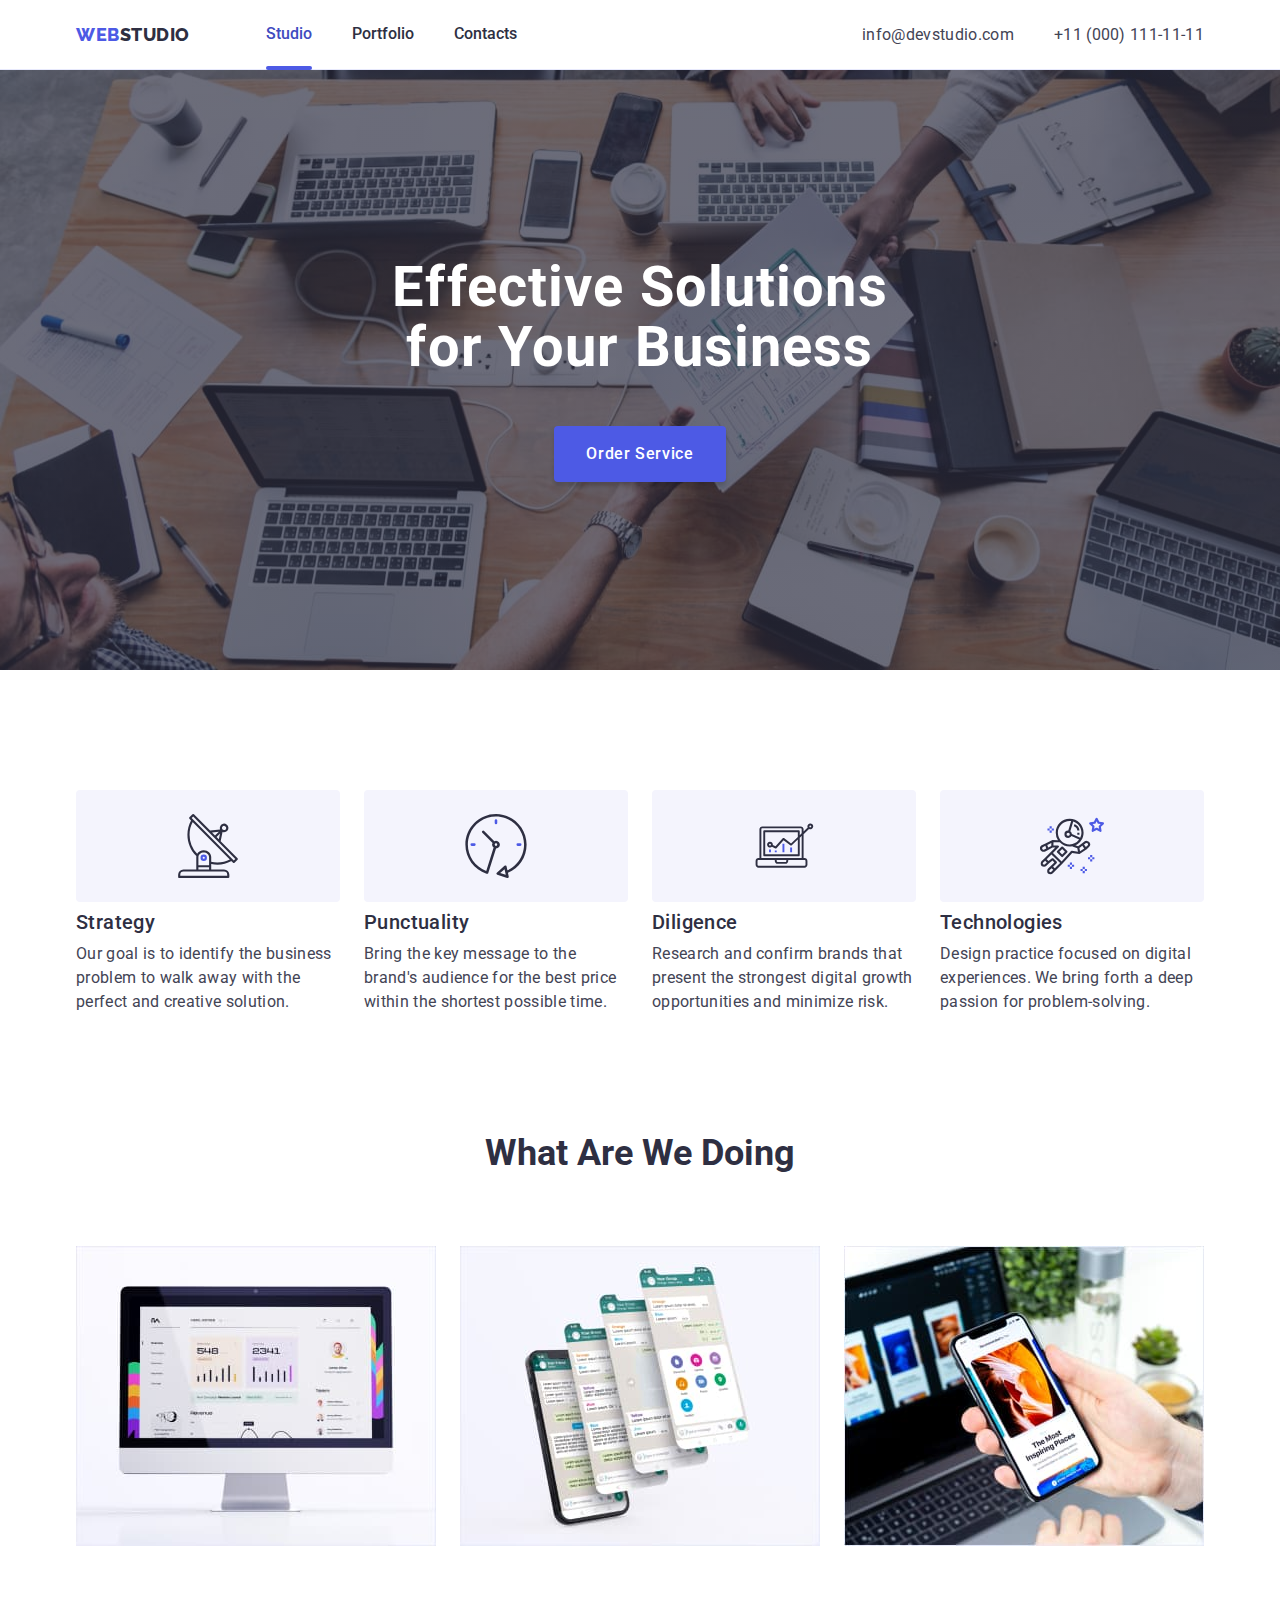
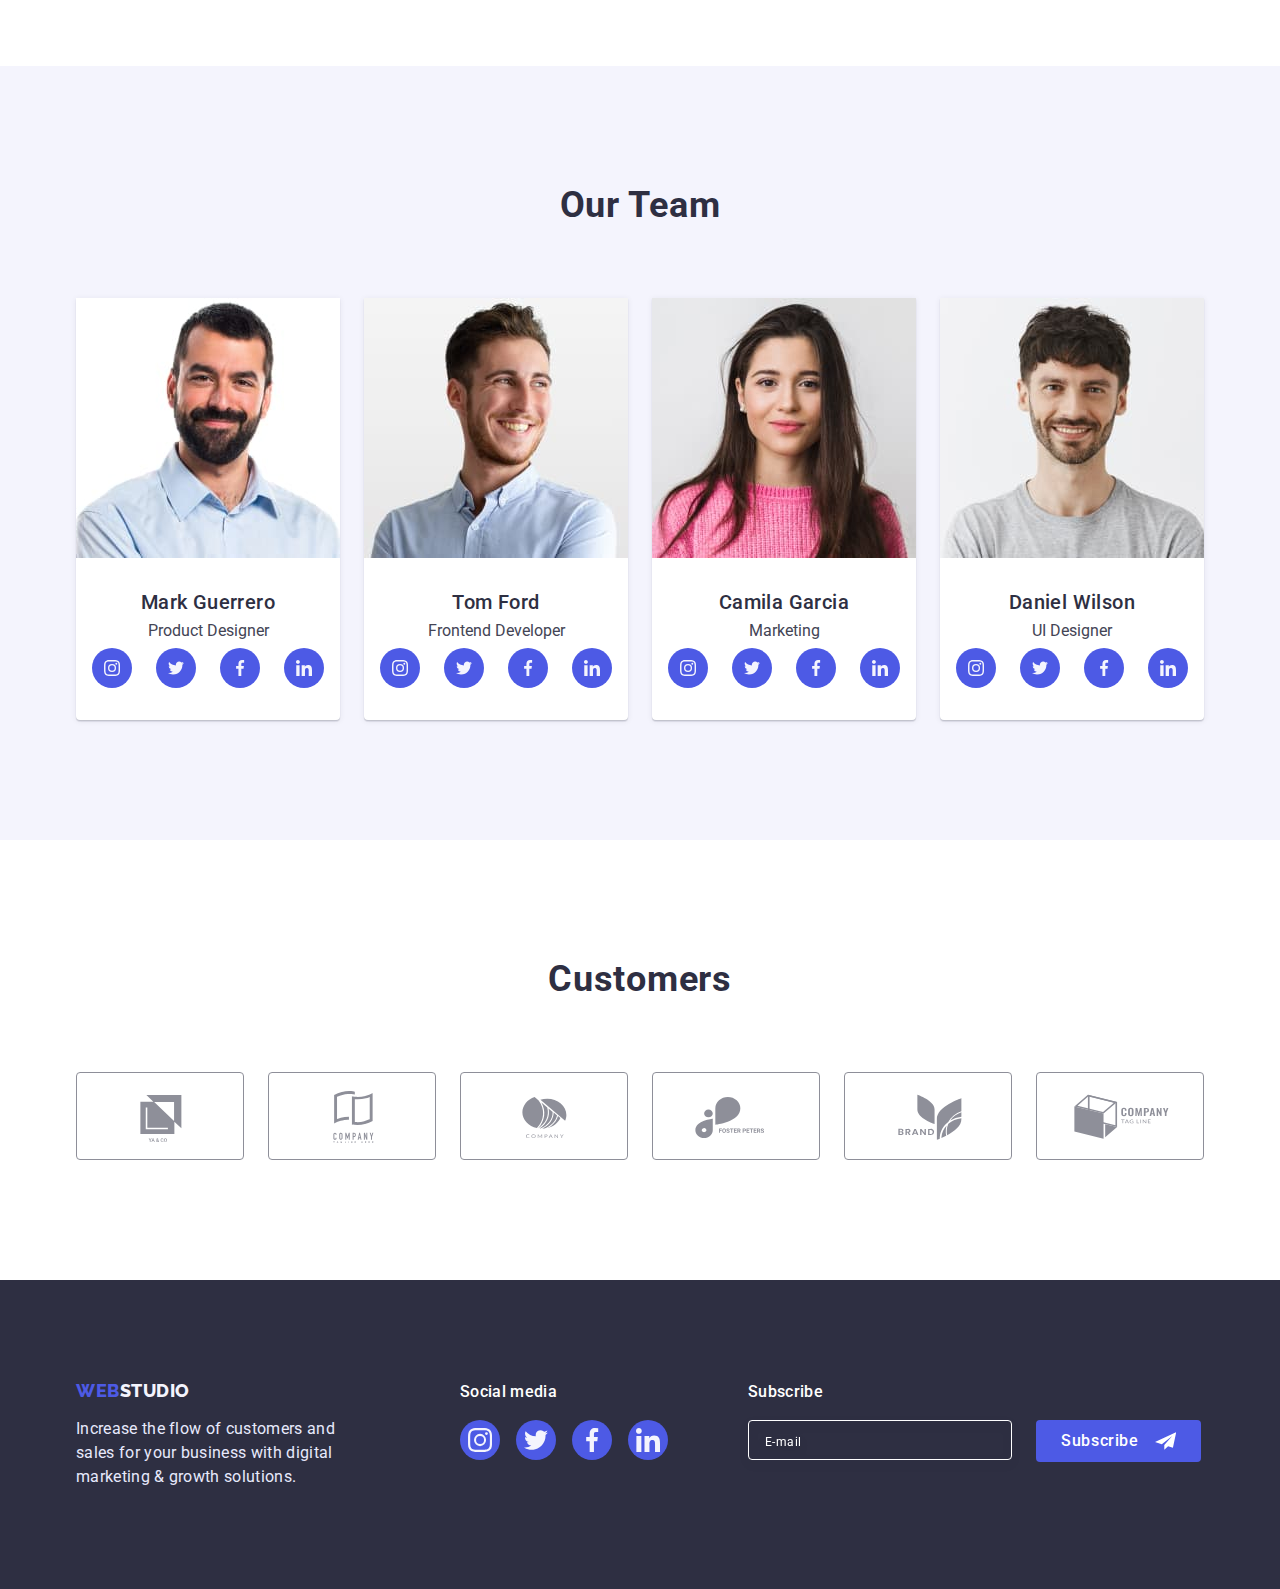
<file: index.html>
<!DOCTYPE html>
<html lang="en">
	<head>
		<meta charset="UTF-8" />
		<meta http-equiv="X-UA-Compatible" content="IE=edge" />
		<meta name="viewport" content="width=device-width, initial-scale=1.0" />
		<title>WebStudio</title>
		<link rel="preconnect" href="https://fonts.googleapis.com" />
		<link rel="preconnect" href="https://fonts.gstatic.com" crossorigin />
		<link
			href="https://fonts.googleapis.com/css2?family=Raleway:wght@800&family=Roboto:wght@400;500;700;900&display=swap"
			rel="stylesheet"
		/>
		<link
			rel="stylesheet"
			href="https://cdn.jsdelivr.net/npm/modern-normalize@1.1.0/modern-normalize.min.css"
		/>
		<link rel="stylesheet" href="./css/style.css" />
		<link rel="stylesheet" href="./css/mobile.css" />
		<link rel="stylesheet" href="./css/tablet.css" />
		<link rel="stylesheet" href="./css/desktop.css" />
	</head>

	<body>
		<!--------------------- HEADER ------------------------->
		<header class="header">
			<div class="container header-container">
				<nav class="header-navigation">
					<a class="header-logo link" href="./index.html"
						>Web <span class="studio" style="color: #2e2f42">Studio</span></a
					>
					<ul class="header-list list">
						<li class="header-item">
							<a class="current header-link link" href="./index.html">Studio</a>
						</li>
						<li class="header-item">
							<a class="header-link link" href="./portfolio.html">Portfolio</a>
						</li>
						<li class="header-item">
							<a class="header-link link" href="">Contacts</a>
						</li>
					</ul>
				</nav>
				<button type="button" class="mobile-menu-open" data-menu-open>
					<svg class="mobile-menu-open-icon" width="32" height="22">
						<use href="./images/icons.svg#icon-burger"></use>
					</svg>
				</button>
				<address class="header-contacts">
					<ul class="contacts-list list">
						<li class="contacts-item">
							<a class="contacts link" href="mailto:info@devstudio.com"
								>info@devstudio.com</a
							>
						</li>
						<li class="contacts-item">
							<a class="contacts link" href="tel:+110001111111"
								>+11 (000) 111-11-11</a
							>
						</li>
					</ul>
				</address>
			</div>
			<div class="mobile-menu" data-menu>
				<div class="container mobile-menu-container">
					<div class="mobile-wrapper">
						<div>
							<button
								type="button"
								class="mobile-menu-close-btn"
								data-menu-close
							>
								<svg class="mobile-menu-close-icon">
									<use href="./images/icons.svg#icon-close-btn"></use>
								</svg>
							</button>
							<ul class="nav-mobile-menu">
								<li class="mobile-items-pages list">
									<a class="current mobile-link link" href="./index.html"
										>Studio</a
									>
								</li>
								<li class="mobile-items-pages list">
									<a class="mobile-link link" href="./portfolio.html"
										>Portfolio</a
									>
								</li>
								<li class="mobile-items-pages list">
									<a class="mobile-link link" href="">Contacts</a>
								</li>
							</ul>
						</div>

						<div class="mobile-menu-contacts">
							<address class="mobile-menu-address">
								<ul class="mobile-address-item list">
									<li class="mobile-address-contacts">
										<a class="mobile-menu-phone link" href="tel:+110001111111"
											>+11 (000) 111-11-11</a
										>
									</li>
									<li class="mobile-address-contacts">
										<a
											class="mobile-menu-mail link"
											href="mailto:info@devstudio.com"
											>info@devstudio.com</a
										>
									</li>
								</ul>
							</address>
							<div class="mobile-social">
								<ul class="mobile-social-list list">
									<li class="mobile-social-list-item">
										<a href="" class="mobile-social-list-link">
											<svg
												class="footer-social-list-icon"
												width="24"
												height="24"
											>
												<use href="./images/icons.svg#icon-instagram"></use>
											</svg>
										</a>
									</li>
									<li class="mobile-social-list-item">
										<a href="" class="mobile-social-list-link">
											<svg
												class="footer-social-list-icon"
												width="24"
												height="24"
											>
												<use href="./images/icons.svg#icon-twitter"></use>
											</svg>
										</a>
									</li>
									<li class="mobile-social-list-item">
										<a href="" class="mobile-social-list-link">
											<svg
												class="footer-social-list-icon"
												width="24"
												height="24"
											>
												<use href="./images/icons.svg#icon-facebook"></use>
											</svg>
										</a>
									</li>
									<li class="mobile-social-list-item">
										<a href="" class="mobile-social-list-link">
											<svg
												class="footer-social-list-icon"
												width="24"
												height="24"
											>
												<use href="./images/icons.svg#icon-linkedin"></use>
											</svg>
										</a>
									</li>
								</ul>
							</div>
						</div>
					</div>
				</div>
			</div>
		</header>

		<main>
			<!------------------------ HERO --------------------------->
			<section class="hero">
				<div class="container">
					<h1 class="hero-title">Effective Solutions for Your Business</h1>
					<button type="button" class="hero-btn" data-modal-open>
						Order Service
					</button>
				</div>
			</section>
			<!---------------------- ABOUT ----------------------------->
			<section class="about">
				<div class="container">
					<h2 class="section-title visually-hidden">About WebStudio</h2>
					<ul class="about-list list">
						<li class="about-list-item">
							<div class="about-backgr">
								<svg class="about-list-icon" width="64" height="64">
									<use href="./images/icons.svg#icon-antenna"></use>
								</svg>
							</div>
							<h3 class="about-list-title">Strategy</h3>
							<p class="about-description">
								Our goal is to identify the business problem to walk away with
								the perfect and creative solution.
							</p>
						</li>
						<li class="about-list-item">
							<div class="about-backgr">
								<svg class="about-list-icon" width="64" height="64">
									<use href="./images/icons.svg#icon-clock"></use>
								</svg>
							</div>
							<h3 class="about-list-title">Punctuality</h3>
							<p class="about-description">
								Bring the key message to the brand's audience for the best price
								within the shortest possible time.
							</p>
						</li>
						<li class="about-list-item">
							<div class="about-backgr">
								<svg class="about-list-icon" width="64" height="64">
									<use href="./images/icons.svg#icon-diagram"></use>
								</svg>
							</div>
							<h3 class="about-list-title">Diligence</h3>
							<p class="about-description">
								Research and confirm brands that present the strongest digital
								growth opportunities and minimize risk.
							</p>
						</li>
						<li class="about-list-item">
							<div class="about-backgr">
								<svg class="about-list-icon" width="64" height="64">
									<use href="./images/icons.svg#icon-astronaut"></use>
								</svg>
							</div>
							<h3 class="about-list-title">Technologies</h3>
							<p class="about-description">
								Design practice focused on digital experiences. We bring forth a
								deep passion for problem-solving.
							</p>
						</li>
					</ul>
				</div>
			</section>
			<!--------------------- WHAT ARE WE DOING -------------------------->
			<section class="work">
				<div class="container">
					<h2 class="work-title">What are we doing</h2>
					<ul class="work-item list">
						<li class="work-list-item">
							<picture>
								<source
									srcset="./images/comp.jpg 1x, ./images/comp@2x.jpg 2x"
								/>
								<img
									class="work-img"
									src="./images/comp.jpg"
									alt="computer"
									width="360"
								/>
							</picture>
						</li>
						<li class="work-list-item">
							<picture>
								<source
									srcset="./images/phones.jpg 1x, ./images/phones@2x.jpg 2x"
								/>
								<img
									class="work-img"
									src="./images/phones.jpg"
									alt="phones"
									width="360"
								/>
							</picture>
						</li>
						<li class="work-list-item">
							<picture>
								<source
									srcset="
										./images/phone-comp.jpg    1x,
										./images/phone-comp@2x.jpg 2x
									"
								/>
								<img
									class="work-img"
									src="./images/phone-comp.jpg"
									alt="phone and computer"
									width="360"
								/>
							</picture>
						</li>
					</ul>
				</div>
			</section>
			<!---------------------------- OUR TEAM --------------------------->
			<section class="team">
				<div class="container">
					<h2 class="team-title">Our Team</h2>
					<ul class="team-list">
						<li class="team-list-item">
							<picture>
								<source
									srcset="./images/mark.jpg 1x, ./images/mark@2x.jpg 2x"
									media="(min-width: 1158px)"
								/>
								<source
									srcset="./images/mark.jpg 1x, ./images/mark@2x.jpg 2x"
									media="(min-width: 768px)"
								/>
								<source
									srcset="./images/mark.jpg 1x, ./images/mark@2x.jpg 2x"
									media="(min-width: 320px)"
								/>
								<img
									class="team-img"
									src="./images/mark.jpg"
									alt="Photo Product Designer"
									width="264"
								/>
							</picture>

							<div class="team-text">
								<h3 class="team-list-title">Mark Guerrero</h3>
								<p class="team-position">Product Designer</p>
								<ul class="social-list list">
									<li class="social-list-item">
										<a href="" class="social-list-link">
											<svg class="social-list-icon">
												<use href="./images/icons.svg#icon-instagram"></use>
											</svg>
										</a>
									</li>
									<li class="social-list-item">
										<a href="" class="social-list-link">
											<svg class="social-list-icon">
												<use href="./images/icons.svg#icon-twitter"></use>
											</svg>
										</a>
									</li>
									<li class="social-list-item">
										<a href="" class="social-list-link">
											<svg class="social-list-icon">
												<use href="./images/icons.svg#icon-facebook"></use>
											</svg>
										</a>
									</li>
									<li class="social-list-item">
										<a href="" class="social-list-link">
											<svg class="social-list-icon">
												<use href="./images/icons.svg#icon-linkedin"></use>
											</svg>
										</a>
									</li>
								</ul>
							</div>
						</li>
						<li class="team-list-item">
							<picture>
								<source
									srcset="./images/tom.jpg 1x, ./images/tom@2x.jpg 2x"
									media="(min-width: 1158px)"
								/>
								<source
									srcset="./images/tom.jpg 1x, ./images/tom@2x.jpg 2x"
									media="(min-width: 768px)"
								/>
								<source
									srcset="./images/tom.jpg 1x, ./images/tom@2x.jpg 2x"
									media="(min-width: 320px)"
								/>
								<img
									class="team-img"
									src="./images/tom.jpg"
									alt="Photo Frontend Developer"
									width="264"
								/>
							</picture>

							<div class="team-text">
								<h3 class="team-list-title">Tom Ford</h3>
								<p class="team-position">Frontend Developer</p>
								<ul class="social-list list">
									<li class="social-list-item">
										<a href="" class="social-list-link">
											<svg class="social-list-icon">
												<use href="./images/icons.svg#icon-instagram"></use>
											</svg>
										</a>
									</li>
									<li class="social-list-item">
										<a href="" class="social-list-link">
											<svg class="social-list-icon">
												<use href="./images/icons.svg#icon-twitter"></use>
											</svg>
										</a>
									</li>
									<li class="social-list-item">
										<a href="" class="social-list-link">
											<svg class="social-list-icon">
												<use href="./images/icons.svg#icon-facebook"></use>
											</svg>
										</a>
									</li>
									<li class="social-list-item">
										<a href="" class="social-list-link">
											<svg class="social-list-icon">
												<use href="./images/icons.svg#icon-linkedin"></use>
											</svg>
										</a>
									</li>
								</ul>
							</div>
						</li>
						<li class="team-list-item">
							<picture>
								<source
									srcset="./images/camila.jpg 1x, ./images/camila@2x.jpg 2x"
									media="(min-width: 1158px)"
								/>
								<source
									srcset="./images/camila.jpg 1x, ./images/camila@2x.jpg 2x"
									media="(min-width: 768px)"
								/>
								<source
									srcset="./images/camila.jpg 1x, ./images/camila@2x.jpg 2x"
									media="(min-width: 320px)"
								/>
								<img
									class="team-img"
									src="./images/camila.jpg"
									alt="Photo Marketing"
									width="264"
								/>
							</picture>

							<div class="team-text">
								<h3 class="team-list-title">Camila Garcia</h3>
								<p class="team-position">Marketing</p>
								<ul class="social-list list">
									<li class="social-list-item">
										<a href="" class="social-list-link">
											<svg class="social-list-icon">
												<use href="./images/icons.svg#icon-instagram"></use>
											</svg>
										</a>
									</li>
									<li class="social-list-item">
										<a href="" class="social-list-link">
											<svg class="social-list-icon">
												<use href="./images/icons.svg#icon-twitter"></use>
											</svg>
										</a>
									</li>
									<li class="social-list-item">
										<a href="" class="social-list-link">
											<svg class="social-list-icon">
												<use href="./images/icons.svg#icon-facebook"></use>
											</svg>
										</a>
									</li>
									<li class="social-list-item">
										<a href="" class="social-list-link">
											<svg class="social-list-icon">
												<use href="./images/icons.svg#icon-linkedin"></use>
											</svg>
										</a>
									</li>
								</ul>
							</div>
						</li>
						<li class="team-list-item">
							<picture>
								<source
									srcset="./images/daniel.jpg 1x, ./images/daniel@2x.jpg 2x"
									media="(min-width: 1158px)"
								/>
								<source
									srcset="./images/daniel.jpg 1x, ./images/daniel@2x.jpg 2x"
									media="(min-width: 768px)"
								/>
								<source
									srcset="./images/daniel.jpg 1x, ./images/daniel@2x.jpg 2x"
									media="(min-width: 320px)"
								/>
								<img
									class="team-img"
									src="./images/daniel.jpg"
									alt="Photo UI Designer"
									width="264"
								/>
							</picture>

							<div class="team-text">
								<h3 class="team-list-title">Daniel Wilson</h3>
								<p class="team-position">UI Designer</p>
								<ul class="social-list list">
									<li class="social-list-item">
										<a href="" class="social-list-link">
											<svg class="social-list-icon">
												<use href="./images/icons.svg#icon-instagram"></use>
											</svg>
										</a>
									</li>
									<li class="social-list-item">
										<a href="" class="social-list-link">
											<svg class="social-list-icon">
												<use href="./images/icons.svg#icon-twitter"></use>
											</svg>
										</a>
									</li>
									<li class="social-list-item">
										<a href="" class="social-list-link">
											<svg class="social-list-icon">
												<use href="./images/icons.svg#icon-facebook"></use>
											</svg>
										</a>
									</li>
									<li class="social-list-item">
										<a href="" class="social-list-link">
											<svg class="social-list-icon">
												<use href="./images/icons.svg#icon-linkedin"></use>
											</svg>
										</a>
									</li>
								</ul>
							</div>
						</li>
					</ul>
				</div>
			</section>
			<!-------------------- CUSTOMERS ------------------------->
			<section class="customers">
				<div class="container">
					<h2 class="customers-title">Customers</h2>
					<ul class="customers-list list">
						<li class="customers-item">
							<a href="" class="customers-link">
								<svg class="customers-icon" width="104" height="56">
									<use href="./images/icons.svg#icon-logo-client-one"></use>
								</svg>
							</a>
						</li>
						<li class="customers-item">
							<a href="" class="customers-link">
								<svg class="customers-icon" width="104" height="56">
									<use href="./images/icons.svg#icon-logo-client-two"></use>
								</svg>
							</a>
						</li>
						<li class="customers-item">
							<a href="" class="customers-link">
								<svg class="customers-icon" width="104" height="56">
									<use href="./images/icons.svg#icon-logo-client-three"></use>
								</svg>
							</a>
						</li>
						<li class="customers-item">
							<a href="" class="customers-link">
								<svg class="customers-icon" width="104" height="56">
									<use href="./images/icons.svg#icon-logo-client-four"></use>
								</svg>
							</a>
						</li>
						<li class="customers-item">
							<a href="" class="customers-link">
								<svg class="customers-icon" width="104" height="56">
									<use href="./images/icons.svg#icon-logo-client-five"></use>
								</svg>
							</a>
						</li>
						<li class="customers-item">
							<a href="" class="customers-link">
								<svg class="customers-icon" width="104" height="56">
									<use href="./images/icons.svg#icon-logo-client-six"></use>
								</svg>
							</a>
						</li>
					</ul>
				</div>
			</section>
		</main>

		<!-------------------- FOOTER ------------------------->

		<footer class="footer">
			<div class="section-footer container">
				<div class="footer-logo-description">
					<a class="footer-logo link" href="./index.html"
						>Web<span class="studio" style="color: #f4f4fd">Studio</span></a
					>
					<p class="footer-description">
						Increase the flow of customers and sales for your business with
						digital marketing & growth solutions.
					</p>
				</div>

				<div class="footer-social">
					<p class="footer-media-title">Social media</p>
					<ul class="footer-social-list list">
						<li class="footer-sicial-list-item">
							<a href="" class="footer-social-list-link">
								<svg class="footer-social-list-icon" width="24" height="24">
									<use href="./images/icons.svg#icon-instagram"></use>
								</svg>
							</a>
						</li>
						<li class="footer-sicial-list-item">
							<a href="" class="footer-social-list-link">
								<svg class="footer-social-list-icon" width="24" height="24">
									<use href="./images/icons.svg#icon-twitter"></use>
								</svg>
							</a>
						</li>
						<li class="footer-sicial-list-item">
							<a href="" class="footer-social-list-link">
								<svg class="footer-social-list-icon" width="24" height="24">
									<use href="./images/icons.svg#icon-facebook"></use>
								</svg>
							</a>
						</li>
						<li class="footer-sicial-list-item">
							<a href="" class="footer-social-list-link">
								<svg class="footer-social-list-icon" width="24" height="24">
									<use href="./images/icons.svg#icon-linkedin"></use>
								</svg>
							</a>
						</li>
					</ul>
				</div>

				<div class="subscribe">
					<p class="footer-form-description">Subscribe</p>
					<form class="footer-modal-form">
						<input
							type="email"
							name="user_email"
							class="footer-form-email"
							placeholder="E-mail"
							required
						/>
						<button type="submit" class="subscribe-btn">
							Subscribe<svg
								class="footer-modal-btn-icon"
								width="24"
								height="24"
							>
								<use href="./images/icons.svg#icon-send"></use>
							</svg>
						</button>
					</form>
				</div>
			</div>
		</footer>

		<!-------------------- MODAL ------------------------->

		<div class="backdrop is-hidden" data-modal>
			<div class="modal">
				<button type="button" data-modal-close class="modal-close-btn">
					<svg class="close-btn-icon" width="8" height="8">
						<use href="./images/icons.svg#icon-close-btn"></use>
					</svg>
				</button>

				<p class="modal-title">Leave your contacts and we will call you back</p>
				<form class="modal-form">
					<div class="modal-field">
						<label class="input-text" for="user-name">Name</label>
						<div class="input-wrap">
							<input
								class="modal-input"
								id="user-name"
								name="user-name"
								autofocus
								type="text"
								minlength="2"
								pattern="^[a-zA-Zа-яА-ЯіІїЇ]+$"
							/>
							<svg class="modal-icon" width="18" height="24">
								<use href="./images/icons.svg#icon-person"></use>
							</svg>
						</div>
					</div>
					<div class="modal-field">
						<label class="input-text" for="user-tel">Phone</label>
						<div class="input-wrap">
							<input
								class="modal-input"
								id="user-tel"
								name="user-tel"
								type="tel"
								pattern="[\+]\d{3}\s[\(]\d{2}[\)]\s\d{3}[\-]\d{2}[\-]\d{2}"
								title="+xxx (xx) xxx-xx-xx"
							/>
							<svg class="modal-icon" width="18" height="24">
								<use href="./images/icons.svg#icon-phone"></use>
							</svg>
						</div>
					</div>
					<div class="modal-field">
						<label class="input-text" for="user-email">Email</label>
						<div class="input-wrap">
							<input
								class="modal-input"
								id="user-email"
								name="user-email"
								type="email"
							/>
							<svg class="modal-icon" width="18" height="24">
								<use href="./images/icons.svg#icon-email"></use>
							</svg>
						</div>
					</div>

					<div class="modal-comment">
						<label class="input-text" for="user-text">Comment</label>
						<textarea
							class="modal-textarea"
							id="user-text"
							name="user-text"
							placeholder="Text input"
						></textarea>
					</div>
					<div class="modal-field-privacy">
						<input
							class="input-check visually-hidden"
							id="privacy"
							name="privacy"
							type="checkbox"
							value="true"
						/>
						<label for="privacy" class="check-text">
							<span>
								<svg class="check-icon" width="12" height="10">
									<use href="./images/icons.svg#icon-check"></use>
								</svg> </span
							>I accept the terms and conditions of the&nbsp;<a
								href=""
								style="color: #4d5ae5"
								>Privacy Policy</a
							>
						</label>
					</div>
					<button type="submit" class="modal-form-btn button">Send</button>
				</form>
			</div>
		</div>
		<script src="./js/mobile-menu.js"></script>
		<script src="./js/modal.js"></script>
	</body>
</html>
</file>
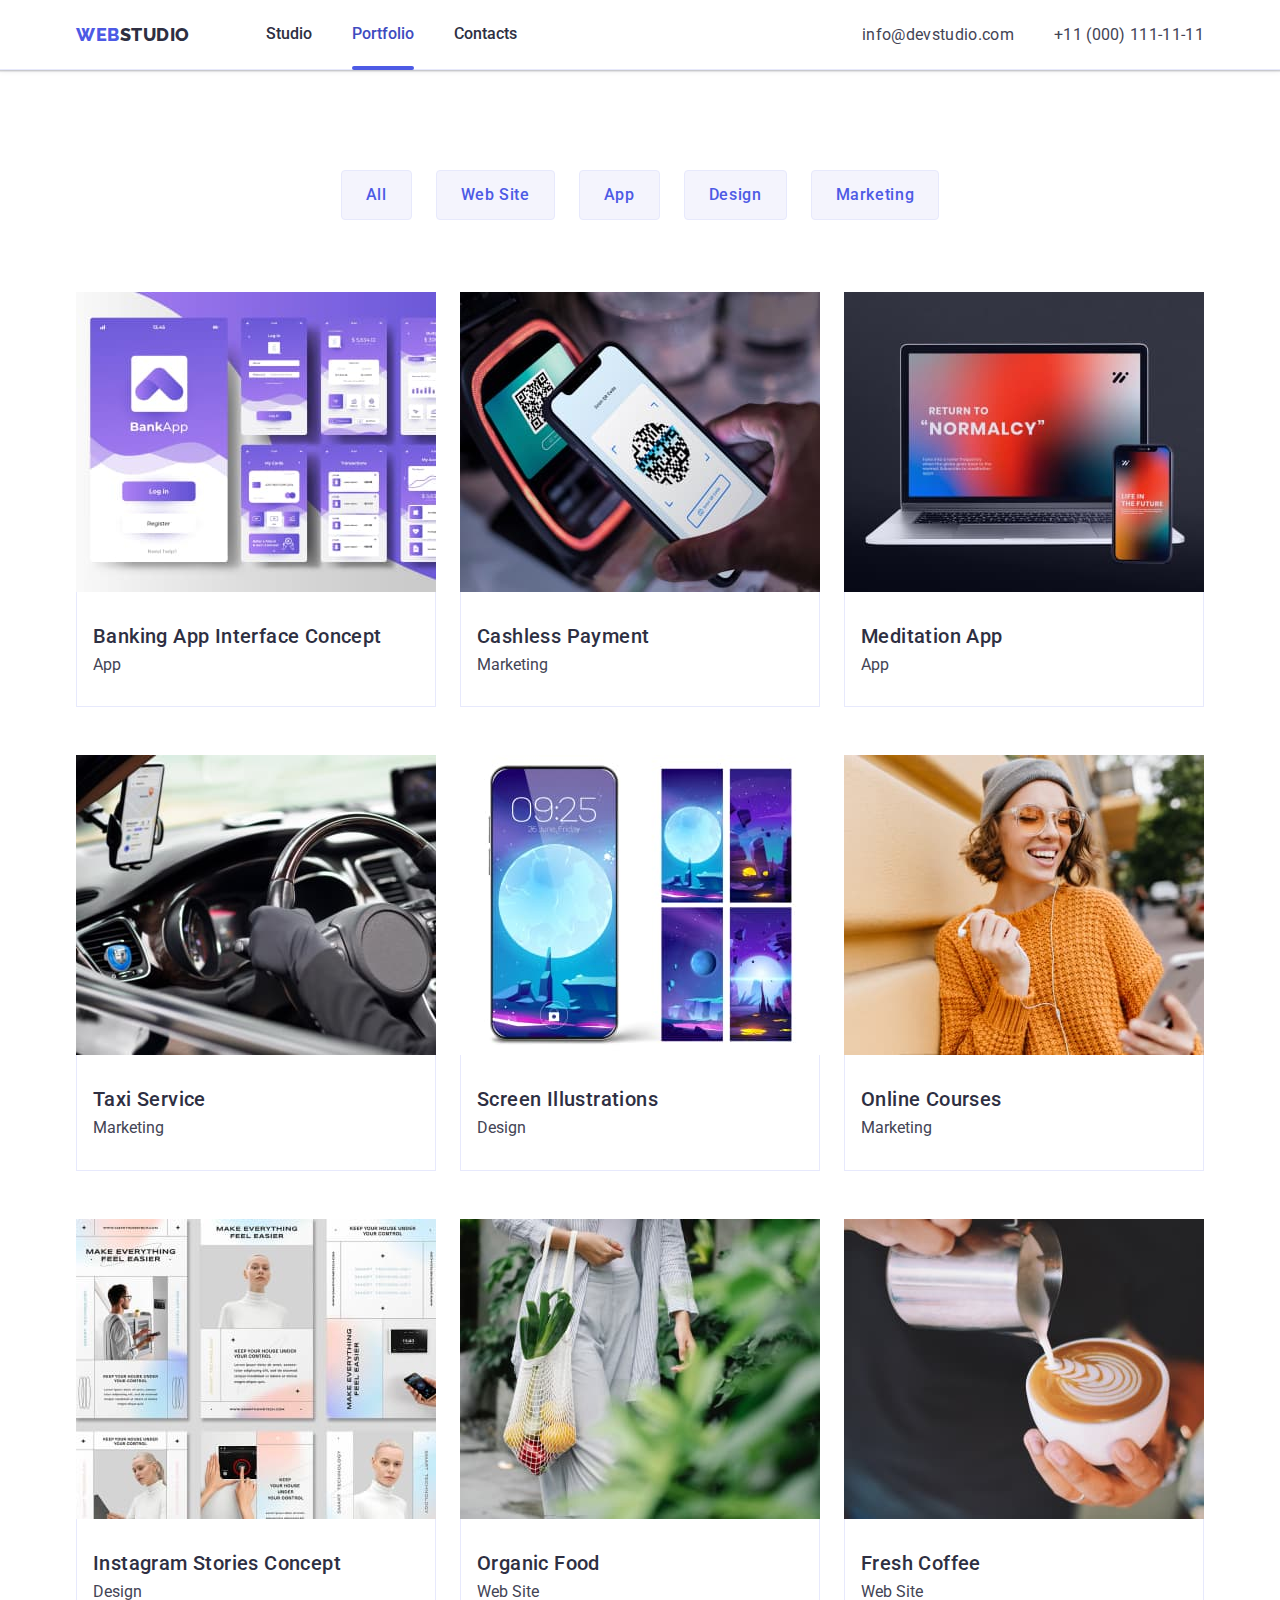
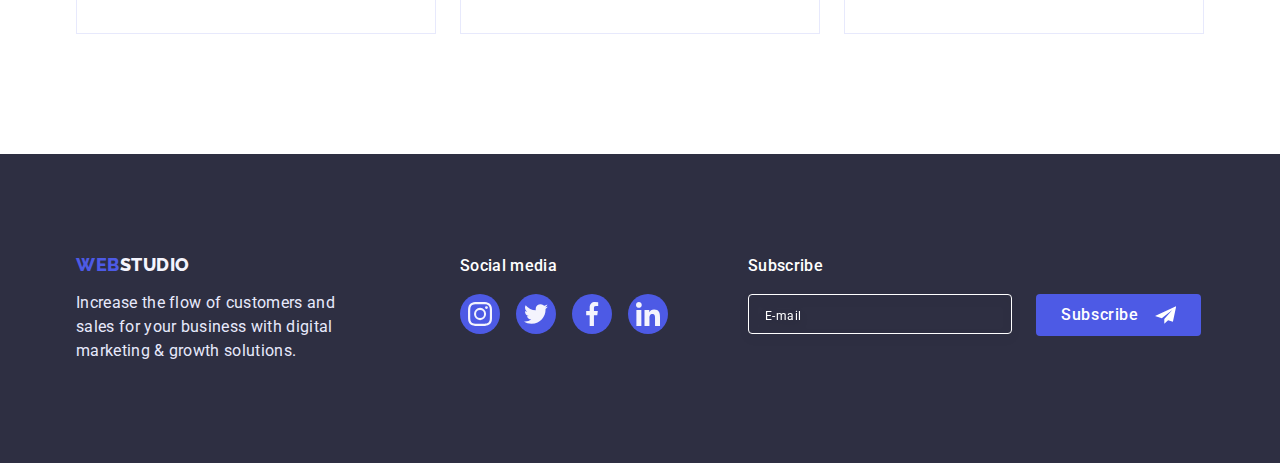
<file: portfolio.html>
<!DOCTYPE html>
<html lang="en">
	<head>
		<meta charset="UTF-8" />
		<meta http-equiv="X-UA-Compatible" content="IE=edge" />
		<meta name="viewport" content="width=device-width, initial-scale=1.0" />
		<title>WebStudio</title>
		<link rel="preconnect" href="https://fonts.googleapis.com" />
		<link rel="preconnect" href="https://fonts.gstatic.com" crossorigin />
		<link
			href="https://fonts.googleapis.com/css2?family=Raleway:wght@800&family=Roboto:wght@400;500;700;900&display=swap"
			rel="stylesheet"
		/>
		<link
			rel="stylesheet"
			href="https://cdn.jsdelivr.net/npm/modern-normalize@1.1.0/modern-normalize.min.css"
		/>
		<link rel="stylesheet" href="./css/style.css" />
		<link rel="stylesheet" href="./css/mobile.css" />
		<link rel="stylesheet" href="./css/tablet.css" />
		<link rel="stylesheet" href="./css/desktop.css" />
	</head>

	<body>
		<!--------------------- HEADER ------------------------->
		<header class="header">
			<div class="container header-container">
				<nav class="header-navigation">
					<a class="header-logo link" href="./index.html"
						>Web <span class="studio" style="color: #2e2f42">Studio</span></a
					>
					<ul class="header-list list">
						<li class="header-item">
							<a class="header-link link" href="./index.html">Studio</a>
						</li>
						<li class="header-item">
							<a class="current header-link link" href="./portfolio.html"
								>Portfolio</a
							>
						</li>
						<li class="header-item">
							<a class="header-link link" href="">Contacts</a>
						</li>
					</ul>
				</nav>
				<button type="button" class="mobile-menu-open" data-menu-open>
					<svg class="mobile-menu-open-icon" width="32" height="22">
						<use href="./images/icons.svg#icon-burger"></use>
					</svg>
				</button>
				<address class="header-contacts">
					<ul class="contacts-list list">
						<li class="contacts-items">
							<a class="contacts link" href="mailto:info@devstudio.com"
								>info@devstudio.com</a
							>
						</li>
						<li class="contacts-item">
							<a class="contacts link" href="tel:+110001111111"
								>+11 (000) 111-11-11</a
							>
						</li>
					</ul>
				</address>
			</div>
			<div class="mobile-menu" data-menu>
				<div class="container mobile-menu-container">
					<div class="mobile-wrapper">
						<div>
							<button
								type="button"
								class="mobile-menu-close-btn"
								data-menu-close
							>
								<svg class="mobile-menu-close-icon">
									<use href="./images/icons.svg#icon-close-btn"></use>
								</svg>
							</button>
							<ul class="nav-mobile-menu">
								<li class="mobile-items-pages list">
									<a class="mobile-link link" href="./index.html">Studio</a>
								</li>
								<li class="mobile-items-pages list">
									<a class="current mobile-link link" href="./portfolio.html"
										>Portfolio</a
									>
								</li>
								<li class="mobile-items-pages list">
									<a class="mobile-link link" href="">Contacts</a>
								</li>
							</ul>
						</div>

						<div class="mobile-menu-contacts">
							<address class="mobile-menu-address">
								<ul class="mobile-address-item list">
									<li class="mobile-address-contacts">
										<a class="mobile-menu-phone link" href="tel:+110001111111"
											>+11 (000) 111-11-11</a
										>
									</li>
									<li class="mobile-address-contacts">
										<a
											class="mobile-menu-mail link"
											href="mailto:info@devstudio.com"
											>info@devstudio.com</a
										>
									</li>
								</ul>
							</address>
							<div class="mobile-social">
								<ul class="mobile-social-list list">
									<li class="mobile-social-list-item">
										<a href="" class="mobile-social-list-link">
											<svg
												class="footer-social-list-icon"
												width="24"
												height="24"
											>
												<use href="./images/icons.svg#icon-instagram"></use>
											</svg>
										</a>
									</li>
									<li class="mobile-social-list-item">
										<a href="" class="mobile-social-list-link">
											<svg
												class="footer-social-list-icon"
												width="24"
												height="24"
											>
												<use href="./images/icons.svg#icon-twitter"></use>
											</svg>
										</a>
									</li>
									<li class="mobile-social-list-item">
										<a href="" class="mobile-social-list-link">
											<svg
												class="footer-social-list-icon"
												width="24"
												height="24"
											>
												<use href="./images/icons.svg#icon-facebook"></use>
											</svg>
										</a>
									</li>
									<li class="mobile-social-list-item">
										<a href="" class="mobile-social-list-link">
											<svg
												class="footer-social-list-icon"
												width="24"
												height="24"
											>
												<use href="./images/icons.svg#icon-linkedin"></use>
											</svg>
										</a>
									</li>
								</ul>
							</div>
						</div>
					</div>
				</div>
			</div>
		</header>

		<main>
			<section class="portfolio">
				<div class="container">
					<h1 class="visually-hidden">Portfolio WebStudio</h1>
					<ul class="filters-list list">
						<li class="filters-item">
							<button class="filters-btn" type="button">All</button>
						</li>
						<li class="filters-item">
							<button class="filters-btn" type="button">Web Site</button>
						</li>
						<li class="filters-item">
							<button class="filters-btn" type="button">App</button>
						</li>
						<li class="filters-item">
							<button class="filters-btn" type="button">Design</button>
						</li>
						<li class="filters-itemm">
							<button class="filters-btn" type="button">Marketing</button>
						</li>
					</ul>
					<ul class="projects-list list">
						<li class="projects-item">
							<a class="projects-link link" href="">
								<div class="projects-link-img-wrapper">
									<picture>
										<source
											srcset="
												./images/p/banking.jpg    1x,
												./images/p/banking@2x.jpg 2x
											"
											media="(min-width: 1158px)"
										/>
										<source
											srcset="
												./images/p/banking-tab.jpg    1x,
												./images/p/banking-tab@2x.jpg 2x
											"
											media="(min-width: 768px)"
										/>
										<source
											srcset="
												./images/p/banking-mob.jpg    1x,
												./images/p/banking-mob@2x.jpg 2x
											"
											media="(min-width: 320px)"
										/>
										<img
											class="projects-foto"
											src="./images/p/banking.jpg"
											alt="banking app"
										/>
									</picture>
									<p class="overlay">
										14 Stylish and User-Friendly App Design Concepts · Task
										Manager App · Calorie Tracker App · Exotic Fruit Ecommerce
										App · Cloud Storage App
									</p>
								</div>

								<div class="projects-position">
									<h2 class="projects-title">Banking App Interface Concept</h2>
									<p class="projects-text">App</p>
								</div>
							</a>
						</li>
						<li class="projects-item">
							<a class="projects-link link" href="">
								<div class="projects-link-img-wrapper">
									<picture>
										<source
											srcset="
												./images/p/cashless.jpg    1x,
												./images/p/cashless@2x.jpg 2x
											"
											media="(min-width: 1158px)"
										/>
										<source
											srcset="
												./images/p/cashless-tab.jpg    1x,
												./images/p/cashless-tab@2x.jpg 2x
											"
											media="(min-width: 768px)"
										/>
										<source
											srcset="
												./images/p/cashless-mob.jpg    1x,
												./images/p/cashless-mob@2x.jpg 2x
											"
											media="(min-width: 320px)"
										/>
										<img
											class="projects-foto"
											src="./images/p/cashless.jpg"
											alt="cashless payment"
										/>
									</picture>
									<p class="overlay">
										14 Stylish and User-Friendly App Design Concepts · Task
										Manager App · Calorie Tracker App · Exotic Fruit Ecommerce
										App · Cloud Storage App
									</p>
								</div>
								<div class="projects-position">
									<h2 class="projects-title">Cashless Payment</h2>
									<p class="projects-text">Marketing</p>
								</div>
							</a>
						</li>
						<li class="projects-item">
							<a class="projects-link link" href="">
								<div class="projects-link-img-wrapper">
									<picture>
										<source
											srcset="
												./images/p/meditation.jpg    1x,
												./images/p/meditation@2x.jpg 2x
											"
											media="(min-width: 1158px)"
										/>
										<source
											srcset="
												./images/p/meditation-tab.jpg    1x,
												./images/p/meditation-tab@2x.jpg 2x
											"
											media="(min-width: 768px)"
										/>
										<source
											srcset="
												./images/p/meditation-mob.jpg    1x,
												./images/p/meditation-mob@2x.jpg 2x
											"
											media="(min-width: 320px)"
										/>
										<img
											class="projects-foto"
											src="./images/p/meditation.jpg"
											alt="meditation app"
										/>
									</picture>
									<p class="overlay">
										14 Stylish and User-Friendly App Design Concepts · Task
										Manager App · Calorie Tracker App · Exotic Fruit Ecommerce
										App · Cloud Storage App
									</p>
								</div>
								<div class="projects-position">
									<h2 class="projects-title">Meditation App</h2>
									<p class="projects-text">App</p>
								</div>
							</a>
						</li>
						<li class="projects-item">
							<a class="projects-link link" href="">
								<div class="projects-link-img-wrapper">
									<picture>
										<source
											srcset="./images/p/taxi.jpg 1x, ./images/p/taxi@2x.jpg 2x"
											media="(min-width: 1158px)"
										/>
										<source
											srcset="
												./images/p/taxi-tab.jpg    1x,
												./images/p/taxi-tab@2x.jpg 2x
											"
											media="(min-width: 768px)"
										/>
										<source
											srcset="
												./images/p/taxi-mob.jpg    1x,
												./images/p/taxi-mob@2x.jpg 2x
											"
											media="(min-width: 320px)"
										/>
										<img
											class="projects-foto"
											src="./images/p/taxi.jpg"
											alt="marketing"
										/>
									</picture>
									<p class="overlay">
										14 Stylish and User-Friendly App Design Concepts · Task
										Manager App · Calorie Tracker App · Exotic Fruit Ecommerce
										App · Cloud Storage App
									</p>
								</div>
								<div class="projects-position">
									<h2 class="projects-title">Taxi Service</h2>
									<p class="projects-text">Marketing</p>
								</div>
							</a>
						</li>
						<li class="projects-item">
							<a class="projects-link link" href="">
								<div class="projects-link-img-wrapper">
									<picture>
										<source
											srcset="
												./images/p/screen.jpg    1x,
												./images/p/screen@2x.jpg 2x
											"
											media="(min-width: 1158px)"
										/>
										<source
											srcset="
												./images/p/screen-tab.jpg    1x,
												./images/p/screen-tab@2x.jpg 2x
											"
											media="(min-width: 768px)"
										/>
										<source
											srcset="
												./images/p/screen-mob.jpg    1x,
												./images/p/screen-mob@2x.jpg 2x
											"
											media="(min-width: 320px)"
										/>
										<img
											class="projects-foto"
											src="./images/p/screen.jpg"
											alt="screen illustrations"
										/>
									</picture>
									<p class="overlay">
										14 Stylish and User-Friendly App Design Concepts · Task
										Manager App · Calorie Tracker App · Exotic Fruit Ecommerce
										App · Cloud Storage App
									</p>
								</div>

								<div class="projects-position">
									<h2 class="projects-title">Screen Illustrations</h2>
									<p class="projects-text">Design</p>
								</div>
							</a>
						</li>
						<li class="projects-item">
							<a class="projects-link link" href="">
								<div class="projects-link-img-wrapper">
									<picture>
										<source
											srcset="
												./images/p/courses.jpg    1x,
												./images/p/courses@2x.jpg 2x
											"
											media="(min-width: 1158px)"
										/>
										<source
											srcset="
												./images/p/courses-tab.jpg    1x,
												./images/p/courses-tab@2x.jpg 2x
											"
											media="(min-width: 768px)"
										/>
										<source
											srcset="
												./images/p/courses-mob.jpg    1x,
												./images/p/courses-mob@2x.jpg 2x
											"
											media="(min-width: 320px)"
										/>
										<img
											class="projects-foto"
											src="./images/p/courses.jpg"
											alt="online courses"
										/>
									</picture>
									<p class="overlay">
										14 Stylish and User-Friendly App Design Concepts · Task
										Manager App · Calorie Tracker App · Exotic Fruit Ecommerce
										App · Cloud Storage App
									</p>
								</div>

								<div class="projects-position">
									<h2 class="projects-title">Online Courses</h2>
									<p class="projects-text">Marketing</p>
								</div>
							</a>
						</li>
						<li class="projects-item">
							<a class="projects-link link" href="">
								<div class="projects-link-img-wrapper">
									<picture>
										<source
											srcset="
												./images/p/instagram.jpg    1x,
												./images/p/instagram@2x.jpg 2x
											"
											media="(min-width: 1158px)"
										/>
										<source
											srcset="
												./images/p/instagram-tab.jpg    1x,
												./images/p/instagram-tab@2x.jpg 2x
											"
											media="(min-width: 768px)"
										/>
										<source
											srcset="
												./images/p/instagram-mob.jpg    1x,
												./images/p/instagram-mob@2x.jpg 2x
											"
											media="(min-width: 320px)"
										/>
										<img
											class="projects-foto"
											src="./images/p/instagram.jpg"
											alt="instagram stories"
										/>
									</picture>
									<p class="overlay">
										14 Stylish and User-Friendly App Design Concepts · Task
										Manager App · Calorie Tracker App · Exotic Fruit Ecommerce
										App · Cloud Storage App
									</p>
								</div>

								<div class="projects-position">
									<h2 class="projects-title">Instagram Stories Concept</h2>
									<p class="projects-text">Design</p>
								</div>
							</a>
						</li>
						<li class="projects-item">
							<a class="projects-link link" href="">
								<div class="projects-link-img-wrapper">
									<picture>
										<source
											srcset="./images/p/food.jpg 1x, ./images/p/food@2x.jpg 2x"
											media="(min-width: 1158px)"
										/>
										<source
											srcset="
												./images/p/food-tab.jpg    1x,
												./images/p/food-tab@2x.jpg 2x
											"
											media="(min-width: 768px)"
										/>
										<source
											srcset="
												./images/p/food-mob.jpg    1x,
												./images/p/food-mob@2x.jpg 2x
											"
											media="(min-width: 320px)"
										/>
										<img
											class="projects-foto"
											src="./images/p/food.jpg"
											alt="organic food"
										/>
									</picture>
									<p class="overlay">
										14 Stylish and User-Friendly App Design Concepts · Task
										Manager App · Calorie Tracker App · Exotic Fruit Ecommerce
										App · Cloud Storage App
									</p>
								</div>

								<div class="projects-position">
									<h2 class="projects-title">Organic Food</h2>
									<p class="projects-text">Web Site</p>
								</div>
							</a>
						</li>
						<li class="projects-item">
							<a class="projects-link link" href="">
								<div class="projects-link-img-wrapper">
									<picture>
										<source
											srcset="
												./images/p/coffee.jpg    1x,
												./images/p/coffee@2x.jpg 2x
											"
											media="(min-width: 1158px)"
										/>
										<source
											srcset="
												./images/p/coffee-tab.jpg    1x,
												./images/p/coffee-tab@2x.jpg 2x
											"
											media="(min-width: 768px)"
										/>
										<source
											srcset="
												./images/p/coffee-mob.jpg    1x,
												./images/p/coffee-mob@2x.jpg 2x
											"
											media="(min-width: 320px)"
										/>
										<img
											class="projects-foto"
											src="./images/p/coffee.jpg"
											alt="fresh coffee"
										/>
									</picture>
									<p class="overlay">
										14 Stylish and User-Friendly App Design Concepts · Task
										Manager App · Calorie Tracker App · Exotic Fruit Ecommerce
										App · Cloud Storage App
									</p>
								</div>

								<div class="projects-position">
									<h2 class="projects-title">Fresh Coffee</h2>
									<p class="projects-text">Web Site</p>
								</div>
							</a>
						</li>
					</ul>
				</div>
			</section>
		</main>

		<!-------------------- FOOTER ------------------------->

		<footer class="footer">
			<div class="section-footer container">
				<div class="footer-logo-description">
					<a class="footer-logo link" href="./index.html"
						>Web<span class="studio" style="color: #f4f4fd">Studio</span></a
					>
					<p class="footer-description">
						Increase the flow of customers and sales for your business with
						digital marketing & growth solutions.
					</p>
				</div>

				<div class="footer-social">
					<p class="footer-media-title">Social media</p>
					<ul class="footer-social-list list">
						<li class="footer-sicial-list-item">
							<a href="" class="footer-social-list-link">
								<svg class="footer-social-list-icon" width="24" height="24">
									<use href="./images/icons.svg#icon-instagram"></use>
								</svg>
							</a>
						</li>
						<li class="footer-sicial-list-item">
							<a href="" class="footer-social-list-link">
								<svg class="footer-social-list-icon" width="24" height="24">
									<use href="./images/icons.svg#icon-twitter"></use>
								</svg>
							</a>
						</li>
						<li class="footer-sicial-list-item">
							<a href="" class="footer-social-list-link">
								<svg class="footer-social-list-icon" width="24" height="24">
									<use href="./images/icons.svg#icon-facebook"></use>
								</svg>
							</a>
						</li>
						<li class="footer-sicial-list-item">
							<a href="" class="footer-social-list-link">
								<svg class="footer-social-list-icon" width="24" height="24">
									<use href="./images/icons.svg#icon-linkedin"></use>
								</svg>
							</a>
						</li>
					</ul>
				</div>

				<div class="subscribe">
					<p class="footer-form-description">Subscribe</p>
					<form class="footer-modal-form">
						<input
							type="email"
							name="user_email"
							class="footer-form-email"
							placeholder="E-mail"
							required
						/>
						<button type="submit" class="subscribe-btn">
							Subscribe<svg
								class="footer-modal-btn-icon"
								width="24"
								height="24"
							>
								<use href="./images/icons.svg#icon-send"></use>
							</svg>
						</button>
					</form>
				</div>
			</div>
		</footer>
		<script src="./js/mobile-menu.js"></script>
	</body>
</html>
</file>
<file: css/style.css>
:root {
	--primary-state-color: #4d5ae5;
	--pressed-state-color: #404bbf;
	--second-text-color: #434455;
	--main-text-color: #2e2f42;
	--main-bgr-color: #ffffff;
	--second-bgr-color: #f4f4fd;
	--subtle-text-color: #8e8f99;
	--footer-text-color: #e7e9fc;
	--bg-gradient: linear-gradient(rgba(46, 47, 66, 0.7), rgba(46, 47, 66, 0.7));
	--typical-transitions: 250ms cubic-bezier(0.4, 0, 0.2, 1);
}

h1,
h2,
h3,
h4,
p {
	margin-top: 0;
	margin-bottom: 0;
}

ul,
ol {
	margin-top: 0;
	margin-bottom: 0;
	padding-left: 0;
}

img {
	display: block;
}

body {
	font-family: "Roboto", sans-serif;
}

button {
	cursor: pointer;
}

.button {
	font-family: "Roboto", sans-serif;
	font-weight: 500;
	font-size: 16px;
	line-height: 1.5;
	letter-spacing: 0.04em;
	display: flex;
	align-items: center;
	border-radius: 4px;
}

.visually-hidden {
	position: absolute;
	width: 1px;
	height: 1px;
	margin: -1px;
	border: 0;
	padding: 0;
	white-space: nowrap;
	clip-path: inset(100%);
	clip: rect(0 0 0 0);
	overflow: hidden;
}

.container {
	max-width: 428px;
	margin: 0 auto;
	padding: 0 15px;
	/* outline: 1px solid red; */
}

.list {
	list-style: none;
}

.link {
	text-decoration: none;
}

/** ------------- HEADER ------------ */

.header {
	background-color: var(--main-bgr-color);
	border-bottom: 1px solid var(--footer-text-color);
	box-shadow: 0px 2px 1px rgba(46, 47, 66, 0.08),
		0px 1px 1px rgba(46, 47, 66, 0.16), 0px 1px 6px rgba(46, 47, 66, 0.08);
}

.header-container {
	display: flex;
	align-items: center;
	justify-content: space-between;
}

.header-navigation {
	display: flex;
	align-items: center;
	gap: 76px;
}

.header-logo {
	font-family: "Raleway", sans-serif;
	font-weight: 800;
	font-size: 18px;
	line-height: 1.17;
	letter-spacing: 0.03em;
	text-transform: uppercase;
	padding-top: 24px;
	padding-bottom: 24px;
	display: flex;
	align-items: center;
	color: var(--primary-state-color);
}

.mobile-menu-open {
	width: 32px;
	height: 22px;
	background: transparent;
	stroke: var(--main-text-color);
	border: transparent;
	padding: 0;
}

.mobile-menu-open-icon {
	fill: currentColor;
}

.mobile-social-list-link {
	display: flex;
	justify-content: center;
	align-items: center;
	width: 40px;
	height: 40px;
	border-radius: 50%;
	background-color: var(--primary-state-color);
	transition: background-color var(--typical-transitions);
}

.header-list {
	display: flex;
	align-items: center;
	gap: 40px;
}

.header-link {
	position: relative;
	display: block;
	font-weight: 500;
	padding-top: 24px;
	padding-bottom: 24px;
	color: var(--main-text-color);
	transition: color var(--typical-transitions);
}

.header-link:hover,
.header-link:focus {
	color: var(--pressed-state-color);
}

.current.header-link::after {
	content: "";
	position: absolute;
	left: 0;
	bottom: -2px;
	display: block;
	width: 100%;
	height: 4px;
	border-radius: 2px;
	color: var(--pressed-state-color);
	background-color: var(--primary-state-color);
	transition: background-color var(--typical-transitions);
}

.current.header-link {
	color: var(--pressed-state-color);
}

.header-contacts {
	font-style: normal;
	margin-left: auto;
}

.contacts {
	font-style: normal;
	color: var(--second-text-color);
	transition: color var(--typical-transitions);
}

.contacts:is(:hover, :focus) {
	color: var(--pressed-state-color);
}

/** -------------HERO-------------- */

@media screen and (max-width: 427px) {
	.hero {
		width: 100%;
	}

	.hero-title {
		width: 100%;
	}
}

.hero {
	margin: 0 auto;
	padding-top: 112px;
	padding-bottom: 112px;
	background-color: var(--main-text-color);
	background-image: var(--bg-gradient), url(../images/hero-bg-mob.jpg);
	background-size: cover;
}

@media screen and (min-device-pixel-ratio: 2) and (max-width: 767px),
	screen and (-webkit-min-device-pixel-ratio: 2) and (max-width: 767px),
	screen and (min-resolution: 192dpi) and (max-width: 767px),
	screen and (min-resolution: 2dppx) and (max-width: 767px) {
	.hero {
		background-image: linear-gradient(
				rgba(46, 47, 66, 0.7),
				rgba(46, 47, 66, 0.7)
			),
			url(../images/hero-bg-mob@2x.jpg);
	}
}

.hero-title {
	margin-left: auto;
	margin-right: auto;
	font-weight: 700;
	font-size: 36px;
	line-height: 1.11;
	letter-spacing: 0.02em;
	text-align: center;
	margin-bottom: 72px;
	text-transform: capitalize;
	color: var(--main-bgr-color);
}

.hero-btn {
	font-weight: 500;
	display: block;
	margin: 0 auto;
	align-items: center;
	font-family: "Roboto", sans-serif;
	font-size: 16px;
	line-height: 1.5;
	padding: 16px 32px 16px 32px;
	letter-spacing: 0.04em;
	cursor: pointer;
	box-shadow: 0px 4px 4px rgba(0, 0, 0, 0.15);
	border-radius: 4px;
	border: none;
	color: var(--main-bgr-color);
	background-color: var(--primary-state-color);
	transition: background-color var(--typical-transitions);
}

.hero-btn:is(:hover, :focus) {
	background-color: var(--pressed-state-color);
}

/** --------------- ABOUT ----------------- */

.about {
	padding-top: 96px;
	padding-bottom: 96px;
}
.about-list {
	display: flex;
	flex-wrap: wrap;
	row-gap: 72px;
}
.about-backgr {
	display: flex;
	justify-content: center;
	align-items: center;
	height: 112px;
	border-radius: 4px;
	background-color: #f4f4fd;
	margin-bottom: 8px;
}

.about-list-title {
	font-size: 36px;
	line-height: 1.11;
	text-align: center;
	letter-spacing: 0.02em;
	margin-bottom: 8px;
	text-transform: capitalize;
	color: var(--main-text-color);
}

.about-description {
	font-weight: 500;
	font-size: 16px;
	line-height: 1.5;
	letter-spacing: 0.02em;
	color: var(--second-text-color);
}

/** ------------ WHAT ARE WE DOING -------------- */

@media screen and (max-width: 1158px) {
	.about-backgr {
		display: none;
	}

	.work {
		display: none;
	}
}

.work {
	padding-bottom: 120px;
}

.work-title {
	font-weight: 700;
	font-size: 36px;
	line-height: 1.11;
	margin-bottom: 72px;
	text-align: center;
	text-transform: capitalize;
	color: var(--main-text-color);
}

.work-item {
	display: flex;
	gap: 24px;
}

/** --------------- OUR TEAM ----------------- */

.team {
	padding-top: 96px;
	padding-bottom: 96px;
	background-color: var(--second-bgr-color);
}

.team-list-item {
	display: inline;
	background-color: var(--main-bgr-color);
	box-shadow: 0px 1px 6px rgba(46, 47, 66, 0.08),
		0px 1px 1px rgba(46, 47, 66, 0.16), 0px 2px 1px rgba(46, 47, 66, 0.08);
	border-radius: 0px 0px 4px 4px;
}

.team-list {
	display: flex;
	flex-wrap: wrap;
	justify-content: center;
	gap: 72px;
}

.team-text {
	padding-top: 32px;
	padding-bottom: 32px;
}

.team-title {
	font-weight: 700;
	font-size: 36px;
	line-height: 1.11;
	text-align: center;
	letter-spacing: 0.02em;
	margin-bottom: 72px;
	text-transform: capitalize;
	color: var(--main-text-color);
}

.team-list-title {
	font-weight: 500;
	font-size: 20px;
	line-height: 1.2;
	letter-spacing: 0.02em;
	text-align: center;
	color: var(--main-text-color);
}

.team-position {
	text-align: center;
	margin-top: 8px;
	color: var(--second-text-color);
}

.social-list {
	display: flex;
	justify-content: center;
	gap: 24px;
	margin-top: 8px;
}

.social-list-link {
	display: flex;
	justify-content: center;
	align-items: center;
	width: 40px;
	height: 40px;
	border-radius: 50%;
	background-color: var(--primary-state-color);
	transition: background-color var(--typical-transitions);
}

.social-list-link:is(:hover, :focus) {
	background-color: var(--pressed-state-color);
}

.social-list-icon {
	width: 16px;
	height: 16px;
	fill: var(--second-bgr-color);
}

/** -------------------- CUSTOMERS ------------------------- */

.customers {
	padding-top: 96px;
	padding-bottom: 96px;
}

.customers-title {
	font-weight: 700;
	font-size: 36px;
	line-height: 1.11;
	text-align: center;
	letter-spacing: 0.02em;
	margin-bottom: 72px;
	text-transform: capitalize;
	color: var(--main-text-color);
}

.customers-list {
	display: flex;
	flex-wrap: wrap;
	gap: 16px;
	row-gap: 72px;
}

@media screen and (max-width: 767px) {
	.customers-item {
		width: calc((100% - 16px) / 2);
	}
}

.customers-link {
	display: flex;
	justify-content: center;
	align-items: center;

	height: 88px;
	border: 1px solid var(--subtle-text-color);
	border-radius: 4px;
	transition: border-color var(--typical-transitions);
}

.customers-link:is(:hover, :focus) {
	border-color: var(--pressed-state-color);
}

.customers-link:hover .customers-icon,
.customers-link:focus .customers-icon {
	fill: var(--pressed-state-color);
}

.customers-icon {
	fill: var(--subtle-text-color);
	transition: fill var(--typical-transitions);
}

/** --------------- FOOTER ----------------- */

.footer {
	padding: 96px 0;
	background-color: var(--main-text-color);
}
.section-footer {
	display: flex;
	flex-wrap: wrap;
	row-gap: 72px;
	justify-content: center;
}
.footer-logo-description {
	text-align: center;
}

.footer-description {
	font-size: 16px;
	line-height: 1.5;
	letter-spacing: 0.02em;
	text-align: start;
	margin-right: auto;
	margin-left: auto;
	width: 264px;
	margin-top: 16px;
	color: var(--footer-text-color);
}

.footer-logo {
	font-family: "Raleway", sans-serif;
	font-weight: 800;
	font-size: 18px;
	line-height: 1.17;
	letter-spacing: 0.03em;
	margin-bottom: 16px;
	text-transform: uppercase;
	color: var(--primary-state-color);
	transition: color var(--typical-transitions);
}

.footer-logo:hover,
.footer-logo:focus {
	color: var(--pressed-state-color);
}

.footer-media-title {
	text-align: center;
	font-style: normal;
	font-weight: 500;
	font-size: 16px;
	line-height: 1.5;
	letter-spacing: 0.02em;
	color: var(--main-bgr-color);
}
.footer-sicial-list-item {
	width: 40px;
	height: 40px;
}
.footer-social-list-link {
	display: flex;
	justify-content: center;
	align-items: center;
	width: 100%;
	height: 100%;
	border-radius: 50%;
	background-color: var(--primary-state-color);
	transition: background-color var(--typical-transitions);
}

.footer-social-list {
	display: flex;
	justify-content: center;
	gap: 16px;
	margin-top: 16px;
}

.footer-social-list-icon {
	fill: var(--second-bgr-color);
}

.footer-social-list-link:hover,
.footer-social-list-link:focus {
	background-color: #31d0aa;
}
.subscribe {
	display: flex;
	flex-wrap: wrap;
	justify-content: center;
}
.footer-form-description {
	margin-bottom: 16px;
	font-weight: 500;
	font-size: 16px;
	line-height: 1.5;
	color: var(--main-bgr-color);
	letter-spacing: 0.02em;
}
.footer-modal-form {
	display: flex;
	flex-wrap: wrap;
	gap: 24px;
	justify-content: center;
}

.footer-form-email {
	max-width: 398px;
	width: 100%;
	height: 40px;
	padding-left: 16px;
	color: var(--main-bgr-color);
	background-color: transparent;
	border: 1px solid var(--main-bgr-color);
	filter: drop-shadow(0px 4px 4px rgba(0, 0, 0, 0.15));
	border-radius: 4px;
	font-weight: 400;
	line-height: 2;
	outline: none;
}

.footer-form-email:focus {
	border-color: var(--primary-state-color);
}

.footer-form-email::placeholder {
	font-size: 12px;
	letter-spacing: 0.04em;
	color: var(--main-bgr-color);
}

.subscribe-btn {
	font-weight: 500;
	font-size: 16px;
	line-height: 1.5;
	letter-spacing: 0.04em;
	display: flex;
	align-items: center;
	text-align: center;
	max-width: 165px;
	padding: 8px 24px;
	color: var(--main-bgr-color);
	border: 1px solid transparent;
	background: var(--primary-state-color);
	border-radius: 4px;
	transition: background-color var(--typical-transitions);
}

.subscribe-btn:hover,
.subscribe-btn:focus {
	background-color: var(--pressed-state-color);
}
.footer-modal-btn-icon {
	margin-left: 16px;
	fill: currentColor;
}
/** --------------- PORTFOLIO ----------------- */

.portfolio {
	padding: 48px 0;
}

.filters-list {
	display: flex;
	/* justify-content: flex-start; */
	margin-bottom: 48px;
	gap: 24px;
	flex-wrap: wrap;
}

.filters-btn {
	font-weight: 500;
	display: flex;
	align-items: center;
	text-align: center;
	font-size: 16px;
	line-height: 1.5;
	letter-spacing: 0.04em;
	padding: 12px 24px 12px 24px;
	font-family: "Roboto", sans-serif;
	cursor: pointer;
	border: 1px solid var(--footer-text-color);
	border-radius: 4px;
	color: var(--primary-state-color);
	background-color: var(--second-bgr-color);
	transition: color var(--typical-transitions),
		background-color var(--typical-transitions),
		border-color var(--typical-transitions),
		box-shadow var(--typical-transitions);
}

.filters-btn:is(:hover, :focus) {
	color: var(--main-bgr-color);
	background-color: var(--pressed-state-color);
	box-shadow: 0px 3px 1px rgba(0, 0, 0, 0.1), 0px 2px 1px rgba(0, 0, 0, 0.08),
		0px 2px 2px rgba(0, 0, 0, 0.12);
	border-color: var(--pressed-state-color);
}

.projects-list {
	display: flex;
	flex-wrap: wrap;
	gap: 48px 24px;
}

.projects-item {
	transition: box-shadow var(--typical-transitions);
}

.projects-item:is(:hover, :focus) {
	box-shadow: 0px 1px 6px rgba(46, 47, 66, 0.08),
		0px 1px 1px rgba(46, 47, 66, 0.16), 0px 2px 1px rgba(46, 47, 66, 0.08);
}

.projects-link-img-wrapper {
	position: relative;
	overflow: hidden;
}

@media screen and (max-width: 427px) {
	.projects-foto {
		max-width: 396px;
		width: 100%;
	}
}

.overlay {
	position: absolute;
	left: 0;
	top: 0;
	width: 100%;
	height: 100%;
	font-weight: 400;
	font-size: 16px;
	line-height: 1.5;
	letter-spacing: 0.02em;
	padding: 40px 32px;
	/* overflow: auto; */
	transform: translate(0, 100%);
	transition: transform var(--typical-transitions);
	color: var(--second-bgr-color);
	background-color: var(--pressed-state-color);
}

.projects-link:is(:hover, :focus) .overlay {
	transform: translate(0, 0);
}

.projects-position {
	padding-top: 32px;
	padding-bottom: 32px;
	padding-left: 16px;
	padding-right: 16px;
	border: 1px solid var(--footer-text-color);
	border-top: none;
}

.projects-title {
	font-weight: 500;
	font-size: 20px;
	line-height: 1.2;
	letter-spacing: 0.02em;
	margin-bottom: 8px;
	color: var(--main-text-color);
}

.projects-text {
	color: var(--second-text-color);
}

/**-------------------- MODAL -------------------------*/

.is-hidden {
	opacity: 0;
	visibility: hidden;
	pointer-events: none;
}

.backdrop {
	width: 100%;
	height: 100%;
	position: fixed;
	top: 0;
	left: 0;
	background: rgba(46, 47, 66, 0.4);
	/* display: flex;
	align-items: center;
	justify-content: center; */
	opacity: 1;
	transition: opacity var(--typical-transitions),
		visibility var(--typical-transitions);
}

.modal {
	max-width: 408px;
	width: 100%;
	min-height: 584px;
	background-color: #fcfcfc;
	border-radius: 4px;
	position: absolute;
	top: 50%;
	left: 50%;
	transform: translate(-50%, -50%) scale(1);
	transition: transform var(--typical-transitions);
	padding: 72px 24px 24px;
}

.backdrop.is-hidden .modal {
	transform: translate(-50%, -50%) scale(0);
}

.modal-close-btn {
	width: 24px;
	height: 24px;
	border: 1px solid rgba(0, 0, 0, 0.1);
	background: var(--footer-text-color);
	border-radius: 50%;
	display: block;
	color: var(--main-text-color);
	position: absolute;
	right: 24px;
	top: 24px;
	transition: color var(--typical-transitions),
		background var(--typical-transitions), border var(--typical-transitions);
}
.close-btn-icon {
	fill: currentColor;
}
.modal-close-btn:is(:hover, :focus) {
	color: var(--main-bgr-color);
	background: var(--pressed-state-color);
	border: var(--pressed-state-color);
}

.modal-title {
	font-weight: 500;
	font-size: 16px;
	line-height: 1.5;
	letter-spacing: 0.02em;
	color: var(--main-text-color);
	text-align: center;
	margin-bottom: 16px;
}

.modal-field {
	margin-bottom: 8px;
}

.modal-comment {
	margin-bottom: 18px;
}

.input-text {
	font-size: 12px;
	line-height: 1.17;
	letter-spacing: 0.01em;
	display: block;
	margin-bottom: 4px;
	color: var(--subtle-text-color);
}

.input-wrap {
	color: var(--main-text-color);
	position: relative;
}

.modal-input {
	width: 100%;
	height: 40px;
	border: 1px solid rgba(46, 47, 66, 0.4);
	border-radius: 4px;
	outline: transparent;
	font-size: 14px;
	padding-left: 38px;
}

.modal-input:focus {
	border-color: var(--pressed-state-color);
}

.modal-input:focus + .modal-icon {
	fill: var(--pressed-state-color);
}

.modal-icon {
	position: absolute;
	left: 16px;
	top: 50%;
	transform: translateY(-50%);
	fill: currentColor;
}

.modal-textarea {
	font-size: 12px;
	line-height: 1.17;
	letter-spacing: 0.04em;
	color: var(--subtle-text-color);
	display: block;
	width: 100%;
	height: 120px;
	border: 1px solid rgba(46, 47, 66, 0.4);
	border-radius: 4px;
	outline: transparent;
	font-size: 12px;
	padding: 8px 16px;
	resize: none;
}

.modal-textarea:focus {
	display: block;
	border-color: var(--pressed-state-color);
}

.modal-textarea::placeholder {
	color: rgba(46, 47, 66, 0.4);
}

.modal-field-privacy {
	margin-top: 16px;
}
.check-text {
	font-size: 12px;
	line-height: 1.17;
	letter-spacing: 0.04em;
	color: var(--subtle-text-color);
	display: flex;
	align-items: center;
}

.check-text span {
	width: 16px;
	height: 16px;
	border: 1px solid rgba(46, 47, 66, 0.4);
	border-radius: 2px;
	margin-right: 10px;
	display: flex;
	align-items: center;
	justify-content: center;
	fill: transparent;
	flex-shrink: 0;
}

.input-check:checked + .check-text span {
	background-color: var(--pressed-state-color);
	border: none;
	fill: var(--second-bgr-color);
}

.modal-form-btn {
	width: 170px;
	padding: 16px 32px;
	display: block;
	margin: 0% auto;
	color: var(--main-bgr-color);
	border: 1px solid transparent;
	background: var(--primary-state-color);
	box-shadow: 0px 4px 4px rgba(0, 0, 0, 0.15);
	transition: background-color var(--typical-transitions);
	margin-top: 24px;
}

.modal-form-btn:is(:hover, :focus) {
	background-color: var(--pressed-state-color);
}
</file>
<file: css/mobile.css>
@media screen and (min-width: 428px) {
	.hero {
		max-width: 428px;
	}

	.hero-title {
		width: 320px;
	}
}
@media screen and (max-width: 427px) {
	.mobile-menu {
		position: fixed;
		max-width: 428px;
		width: 100%;
		height: 100%;
		z-index: 1000;
		top: 0;
		left: 0;
		max-width: 428px;
		width: 100%;
		height: 100%;
	}
}

@media screen and (max-width: 767px) {
	.mobile-menu {
		position: fixed;
		width: 100%;
		height: 100%;
		z-index: 1000;
		top: 0;
		left: 0;
		background-color: var(--main-bgr-color);
		box-shadow: 0px 2px 1px rgba(46, 47, 66, 0.08),
			0px 1px 1px rgba(46, 47, 66, 0.16), 0px 1px 6px rgba(46, 47, 66, 0.08);
		opacity: 0;
		visibility: hidden;
		pointer-events: none;
		transition: opacity var(--typical-transitions),
			visibility var(--typical-transitions);
	}

	.mobile-menu.is-open {
		opacity: 1;
		visibility: visible;
		pointer-events: auto;
	}

	.mobile-menu-container {
		margin-right: auto;
		margin-left: auto;
		height: 100%;
		position: relative;
		padding-left: 40px;
		padding-top: 80px;
		padding-bottom: 40px;
	}

	.mobile-wrapper {
		display: flex;
		flex-direction: column;
		justify-content: space-between;
		width: 100%;
		height: 100%;
	}

	.mobile-menu-close-btn {
		position: absolute;
		display: flex;
		justify-content: center;
		align-items: center;
		top: 24px;
		right: 16px;
		padding: 0;
		width: 24px;
		height: 24px;
		border-radius: 50%;
		color: #2e2f42;
		background: rgba(231, 233, 252, 0.1);
		border: 1px solid rgba(46, 47, 66, 0.1);
	}

	.mobile-menu-close-icon {
		width: 8px;
		height: 8px;
	}

	.mobile-items-pages:not(:last-child) {
		margin-bottom: 40px;
	}

	.mobile-link {
		position: relative;
		font-weight: 700;
		font-size: 36px;
		line-height: 1.11;
		letter-spacing: 0.02em;
		text-transform: capitalize;
		color: var(--main-text-color);
	}

	.current.mobile-link {
		color: var(--pressed-state-color);
	}

	.mobile-menu-address {
		font-style: normal;
	}

	.mobile-menu-phone {
		font-weight: 700;
		font-size: 36px;
		line-height: 1.11;
		letter-spacing: 0.02em;
		text-transform: capitalize;
		color: var(--primary-state-color);
	}

	.mobile-menu-mail {
		font-weight: 500;
		font-size: 20px;
		line-height: 1.2;
		letter-spacing: 0.02em;
		color: var(--second-text-color);
	}

	.mobile-menu-contacts {
		margin-top: auto;
	}

	.mobile-address-contacts:not(:last-child) {
		margin-bottom: 40px;
	}

	.mobile-social {
		margin-top: 48px;
	}

	.mobile-social-list {
		display: flex;
		gap: 56px;
	}

	@media screen and (max-width: 427px) {
		.mobile-menu-phone {
			font-size: 26px;
			line-height: 1.2;
		}
		.mobile-social-list {
			gap: 28px;
		}
	}

	.header-list {
		display: none;
	}

	.header-contacts {
		display: none;
	}
}
</file>
<file: css/tablet.css>
@media screen and (min-width: 768px) {
	.container {
		max-width: 582px;
	}
	.header .container {
		max-width: 738px;
	}

	.mobile-menu {
		display: none;
	}

	.mobile-menu-open {
		display: none;
	}
	/* .contacts-item {
		margin-bottom: 12px;
	} */

	.contacts-item:not(:last-child) {
		margin-bottom: 12px;
	}

	.contacts {
		font-size: 12px;
		line-height: 1.17;
		letter-spacing: 0.04em;
	}

	.hero {
		max-width: 768px;
		background-image: linear-gradient(
				rgba(46, 47, 66, 0.7),
				rgba(46, 47, 66, 0.7)
			),
			url(../images/hero-bg-tab.jpg);
	}

	@media screen and (min-device-pixel-ratio: 2) and (min-width: 768px),
		screen and (-webkit-min-device-pixel-ratio: 2) and (min-width: 768px),
		screen and (min-resolution: 192dpi) and (min-width: 768px),
		screen and (min-resolution: 2dppx) and (min-width: 768px) {
		.hero {
			background-image: linear-gradient(
					rgba(46, 47, 66, 0.7),
					rgba(46, 47, 66, 0.7)
				),
				url(../images/hero-bg-tab@2x.jpg);
		}
	}

	.hero-title {
		width: 496px;
		font-size: 56px;
		line-height: 1.07;
		text-transform: none;
		margin-bottom: 36px;
	}

	.about .container {
		max-width: 768px;
	}

	.about-list {
		gap: 24px;
		row-gap: 72px;
	}

	.about-list-title {
		text-align: start;
	}

	.about-list-item {
		width: calc((100% - 24px) / 2);
	}

	.team-list {
		gap: 24px;
		row-gap: 64px;
	}

	.customers-list {
		gap: 24px;
		row-gap: 72px;
		justify-content: center;
	}

	.customers-link {
		width: 168px;
	}
	.section-footer {
		justify-content: left;
	}
	.footer-logo {
		display: flex;
		align-items: start;
	}

	.footer-logo-description {
		margin-right: 24px;
	}

	.footer-media-title {
		text-align: start;
	}

	.footer-form-email {
		max-width: 398px;
	}

	.subscribe {
		display: block;
		gap: 24px;
	}

	.subscribe-btn {
		margin-right: 0;
		margin-left: 0;
	}

	.footer-form-email {
		width: 264px;
	}
	.filters-list {
		justify-content: center;
	}

	.portfolio {
		padding-top: 64px;
		padding-bottom: 96px;
	}

	.filters-list {
		margin-bottom: 64px;
	}

	.portfolio .container {
		max-width: 768px;
	}

	.projects-foto {
		width: 356px;
		height: 300px;
	}

	.projects-item {
		width: calc((100% - 24px) / 2);
	}
}
</file>
<file: css/desktop.css>
:root {
	--bg-gradient: linear-gradient(rgba(46, 47, 66, 0.7), rgba(46, 47, 66, 0.7));
}

@media screen and (min-width: 1158px) {
	.container {
		max-width: 1158px;
	}
	.header .container {
		max-width: 1158px;
	}
	.header-container {
		display: flex;
		align-items: center;
	}
	.contacts-item:not(:last-child) {
		margin-bottom: 0;
	}

	.contacts-list {
		display: flex;
		gap: 40px;
	}

	.contacts {
		padding-top: 24px;
		padding-bottom: 24px;
		font-size: 16px;
		line-height: 1.5;
		letter-spacing: 0.02em;
	}

	.hero {
		max-width: 1440px;
		padding-top: 188px;
		padding-bottom: 188px;
		background-image: var(--bg-gradient), url(../images/hero-bg.jpg);
	}

	.hero-title {
		margin-bottom: 48px;
	}

	@media screen and (min-device-pixel-ratio: 2) and (min-width: 1158px),
		screen and (-webkit-min-device-pixel-ratio: 2) and (min-width: 1158px),
		screen and (min-resolution: 192dpi) and (min-width: 1158px),
		screen and (min-resolution: 2dppx) and (min-width: 1158px) {
		.hero {
			background-image: var(--bg-gradient), url(../images/hero-bg@2x.jpg);
		}
	}

	.about .container {
		max-width: 1158px;
	}

	.about {
		padding-top: 120px;
		padding-bottom: 120px;
	}

	.about-list-item {
		flex-basis: calc((100% - 72px) / 4);
		width: 264px;
	}

	.about-list-title {
		font-weight: 500;
		font-size: 20px;
		line-height: 1.2;
	}

	.about-description {
		font-weight: 400;
		font-size: 16px;
		line-height: 1.5;
	}

	.team {
		padding-top: 120px;
		padding-bottom: 120px;
	}

	.customers {
		padding-top: 120px;
		padding-bottom: 120px;
	}

	.customers-list {
		justify-content: center;
		gap: 24px;
	}

	.footer {
		padding-top: 100px;
		padding-bottom: 100px;
	}

	.section-footer {
		display: flex;
		padding: 0 15px;
	}

	.footer-logo-description {
		text-align: start;
		margin-right: 120px;
	}

	.footer-social {
		margin-right: 80px;
	}

	.footer-media-title {
		text-align: start;
	}
	.subscribe {
		display: block;
	}

	.portfolio {
		padding-top: 100px;
		padding-bottom: 120px;
	}

	.filters-list {
		margin-bottom: 72px;
	}

	.portfolio .container {
		max-width: 1158px;
	}

	.projects-foto {
		width: 360px;
		height: 300px;
	}
	.projects-item {
		flex-basis: calc((100% - 48px) / 3);
	}
}
</file>
